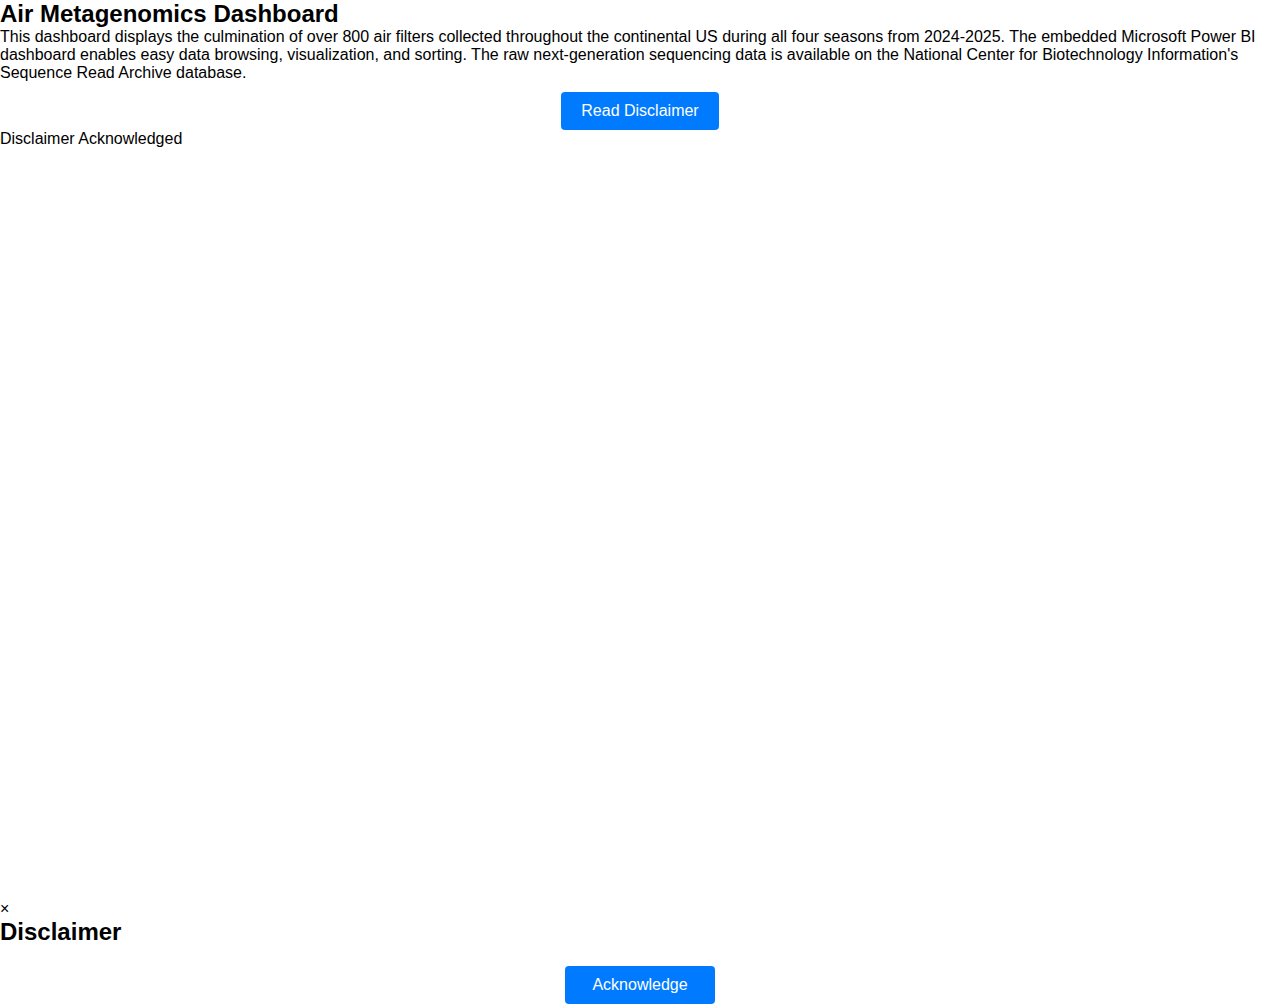
<file: web/index.html>
<!DOCTYPE html>
<html lang="en">
<head>
    <script src="js/cache-buster.js"></script>
    <meta charset="UTF-8">
    <title>Air Metagenomics Dashboard</title>
    <link rel="stylesheet" href="css/index.css">
</head>
<body>
<div class="container" id="mainContainer">
    <div class="landing-page">
        <div class="landing-page-content">
            <h2>Air Metagenomics Dashboard</h2>
            <p></p>
            <div class="button-container">
                <button class="login-button" id="loginButton" onclick="handleLoginButtonClick()">Explore Dashboard
                </button>
            </div>
            <div id="disclaimer-status" class="disclaimer-status" onclick="showDisclaimerModal()">Disclaimer Acknowledged</div>
        </div>
    </div>
</div>
<div class="iframe-container" id="iframeContainer">
    <div class="sidebar" id="sidebar">
        <div class="sidebar-header">
            <div>
                <div class="sidebar-title">Air Metagenomics</div>
                <div class="sidebar-subtitle">Dashboard</div>
            </div>
        </div>

        <div class="nav-items">
            <a href="#" class="nav-item active">
                <span class="nav-icon">📊</span>
                <span class="nav-text">Dashboard</span>
            </a>
            <a href="#" class="nav-item">
                <span class="nav-icon">📚</span>
                <span class="nav-text">Tutorial</span>
            </a>
            <a href="#" class="nav-item">
                <span class="nav-icon">🔬</span>
                <span class="nav-text">Data</span>
            </a>
            <a href="#" class="nav-item">
                <span class="nav-icon">ℹ️</span>
                <span class="nav-text">About</span>
            </a>
            <a href="#" class="nav-item">
                <span class="nav-icon">⚠️</span>
                <span class="nav-text">Disclaimer</span>
            </a>
            <a href="#" class="nav-item">
                <span class="nav-icon">📧</span>
                <span class="nav-text">Contact</span>
            </a>

            <div class="sidebar-divider"></div>

            <a href="#" class="nav-item">
                <span class="nav-icon">↩️</span>
                <span class="nav-text">To Landing Page</span>
            </a>
        </div>
        <button class="sidebar-toggle" onclick="toggleSidebar()">
            «
        </button>
    </div>
    <div class="main-content" id="mainContent">
        <iframe src=""></iframe>
    </div>
</div>

<!-- Add modal for disclaimer -->
<div id="disclaimerModal" class="modal">
    <div class="modal-content">
        <span class="close-modal">&times;</span>
        <h2>Disclaimer</h2>
        <div id="modal-disclaimer-content"></div>
        <button class="acknowledge-button" id="modalAcknowledgeButton" onclick="acknowledgeDisclaimer()">Acknowledge</button>
    </div>
</div>

<script src="js/index.js"></script>
</body>
</html>
</file>
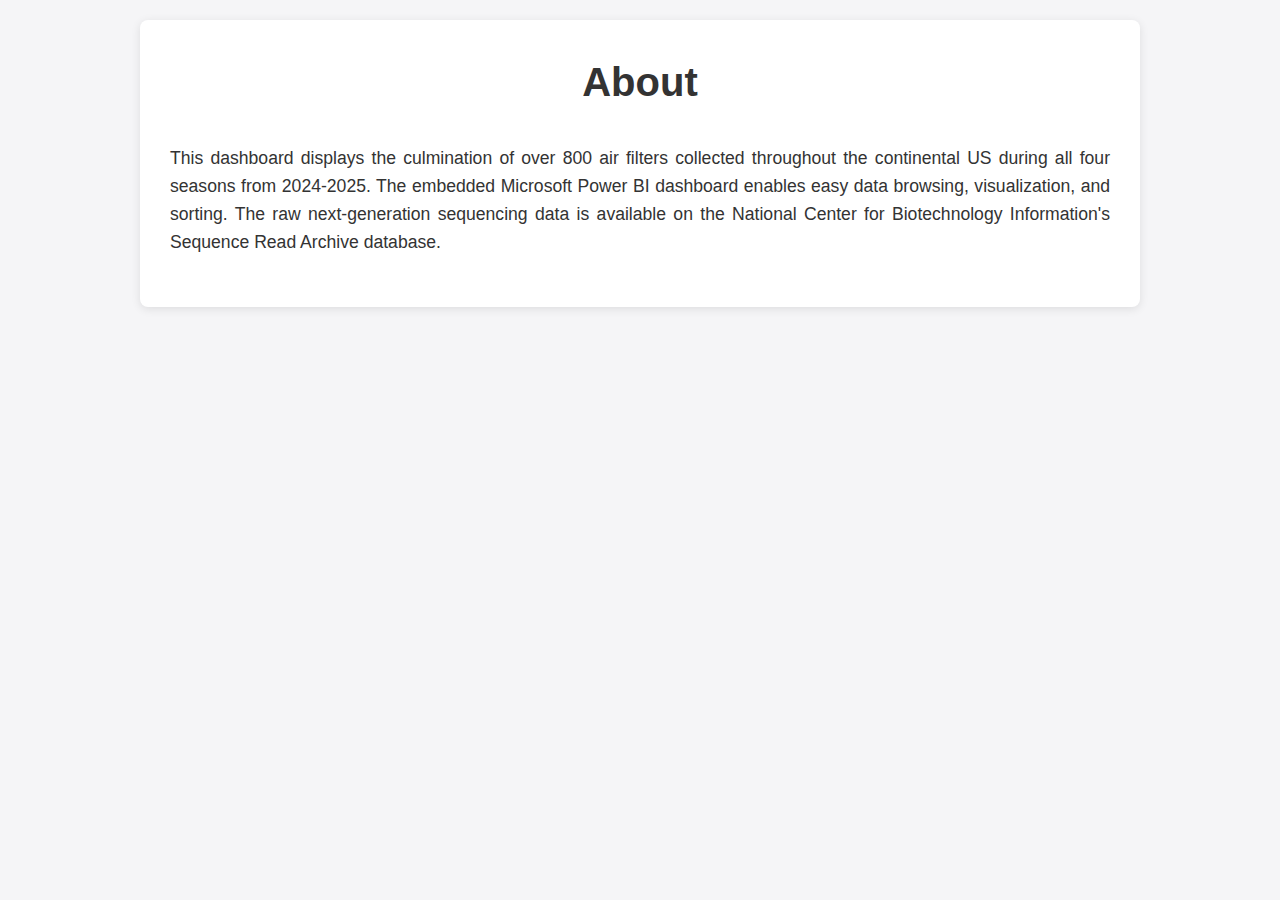
<file: web/about.html>
<!DOCTYPE html>
<html lang="en">
<head>
    <meta charset="UTF-8">
    <meta name="viewport" content="width=device-width, initial-scale=1.0">
    <title>About - Air Metagenomics Dashboard</title>
    <link rel="stylesheet" href="css/about.css">
</head>
<body>
    <div class="container">
        <div class="header">
            <h1>About</h1>
        </div>

        <div class="content" id="about-content">
            <!-- About text will be loaded here -->
            <p>Loading about information...</p>
        </div>
    </div>

    <script src="js/about.js"></script>
</body>
</html>
</file>
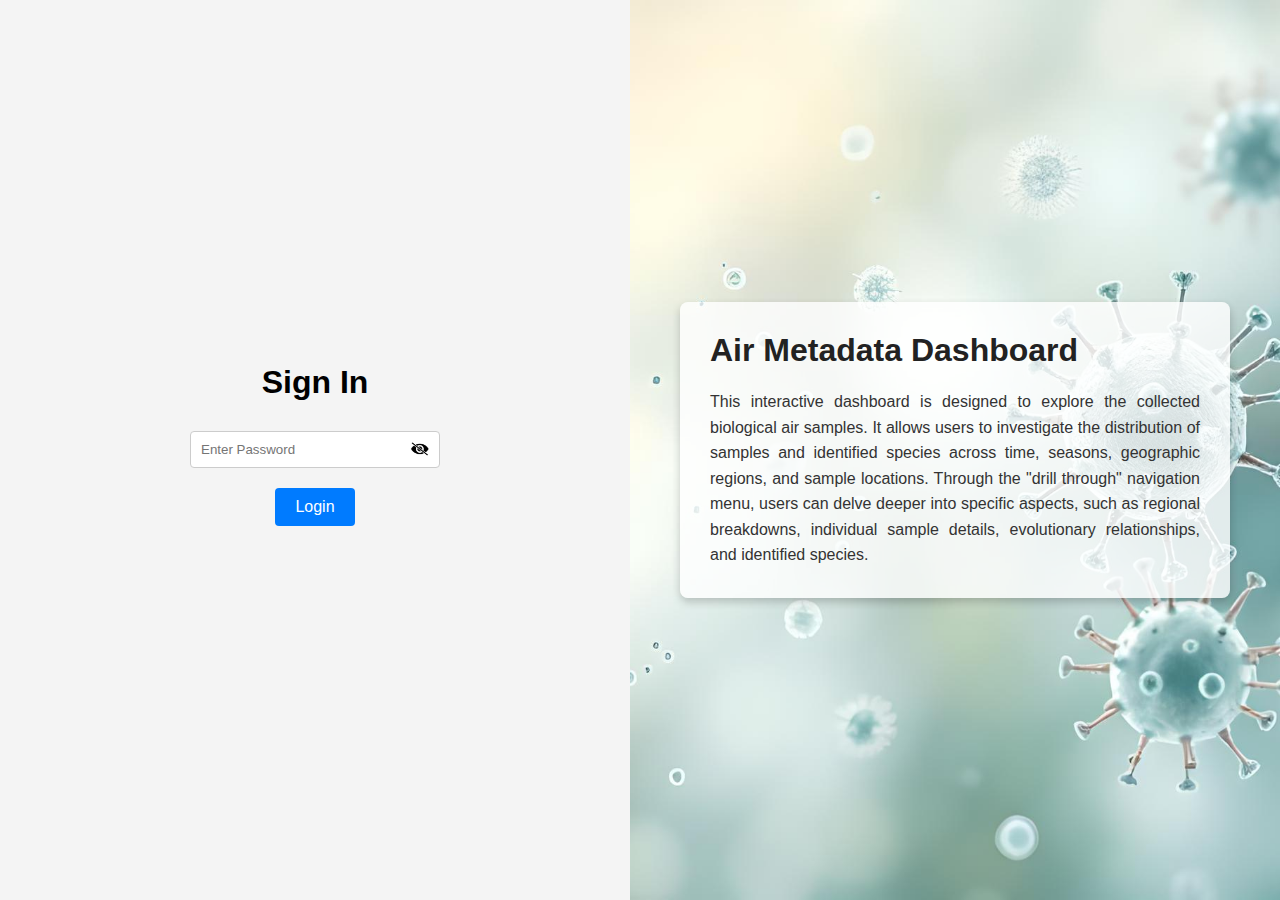
<file: web/dasboard_initial_code.html>
<!DOCTYPE html>
<html lang="en">
<head>
    <meta charset="UTF-8">
    <title>Air Metagenomics Dashboard</title>
    <style>
        * {
          box-sizing: border-box;
          margin: 0;
          padding: 0;
          font-family: Arial, sans-serif;
        }

        body, html {
          height: 100%;
        }

        .container {
          display: flex;
          height: 100vh;
        }

        .left-panel {
          flex: 1;
          background-color: #f4f4f4;
          display: flex;
          flex-direction: column;
          justify-content: center;
          align-items: center;
          padding: 40px;
        }

        .left-panel h1 {
          margin-bottom: 30px;
          font-size: 2em;
        }

        .password-container {
          position: relative;
          width: 250px;
          margin-bottom: 20px;
        }

        .password-container input[type="password"],
        .password-container input[type="text"] {
          padding: 10px 40px 10px 10px;
          width: 100%;
          border: 1px solid #ccc;
          border-radius: 4px;
        }

        .toggle-password {
          position: absolute;
          right: 10px;
          top: 50%;
          transform: translateY(-50%);
          cursor: pointer;
          background: none;
          border: none;
          font-size: 1em;
          color: #888;
        }

        .login-button {
          padding: 10px 20px;
          font-size: 1em;
          border: none;
          border-radius: 4px;
          background-color: #007BFF;
          color: white;
          cursor: pointer;
        }

        .login-button:hover {
          background-color: #0056b3;
        }

        .help-button {
          padding: 10px 20px;
          font-size: 1em;
          border: none;
          border-radius: 4px;
          background-color: #007BFF;
          color: white;
          cursor: pointer;
        }

        .help-button:hover {
          background-color: #0056b3;
        }

        .error-message {
          color: red;
          margin-top: 10px;
        }

        .right-panel {
          flex: 1;
          background-image: url('image/Dashboard Background.jpg');
          background-size: cover;
          background-position: center;
          color: #222;
          display: flex;
          justify-content: center;
          align-items: center;
          text-align: left;
          padding: 50px;
        }

        .right-panel-content {
          background-color: rgba(255, 255, 255, 0.8);
          padding: 30px;
          border-radius: 8px;
          box-shadow: 0 4px 8px rgba(0, 0, 0, 0.2);
          max-width: 600px;
        }

        .right-panel-content h2 {
          font-size: 2em;
          margin-bottom: 20px;
          color: #222;
        }

        .right-panel-content p {
          font-size: 1em;
          line-height: 1.6;
          color: #333;
          text-align: justify;
        }

        .iframe-container {
          position: fixed;
          top: 0;
          left: 0;
          width: 100vw;
          height: 100vh;
          display: none;
          z-index: 9999;
        }

        .iframe-container iframe {
          width: 100%;
          height: 100%;
          border: none;
        }
    </style>
</head>
<body>
<div class="container" id="mainContainer">
    <div class="left-panel">
        <h1>Sign In</h1>
        <div class="password-container">
            <input id="password" type="password" placeholder="Enter Password">
            <button class="toggle-password" onclick="togglePasswordVisibility()">
                <img id="toggleIcon" src="image/hide_psw.jpg" alt="Toggle Password" width="20" height="20">
            </button>
        </div>
        <button class="login-button" onclick="checkPassword()">Login</button>
        <div id="errorMsg" class="error-message"></div>
    </div>
    <div class="right-panel">
        <div class="right-panel-content">
            <h2>Air Metadata Dashboard</h2>
            <p></p>
        </div>
    </div>
</div>
<div class="iframe-container" id="iframeContainer">
    <a href="guide.html">
        <button class="help-button">Help</button>
    </a>
    <iframe src=""></iframe>
</div>
<script src="config.js"></script>
<script>
    function togglePasswordVisibility() {
        const passwordInput = document.getElementById('password');
        const toggleIcon = document.getElementById('toggleIcon');
        const isPassword = passwordInput.getAttribute('type') === 'password';
        passwordInput.setAttribute('type', isPassword ? 'text' : 'password');
        toggleIcon.src = isPassword ? 'image/show_psw.jpg' : 'image/hide_psw.jpg';
    }

    async function checkPassword() {
        const password = document.getElementById('password').value;
        const msgEl = document.getElementById('errorMsg');
        const encoder = new TextEncoder();
        const data = encoder.encode(password);
        const hashBuffer = await crypto.subtle.digest('SHA-512', data);
        const hashArray = Array.from(new Uint8Array(hashBuffer));
        const hashHex = hashArray.map(b => b.toString(16).padStart(2, '0')).join('');

        if (hashHex !== pswHash) {
            msgEl.innerHTML = 'Incorrect password. Please try again.<br><a href="mailto:kobotnar@utmb.edu" style="display: block; text-align: center;">Contact support</a>';
        } else {
            localStorage.setItem("loggedIn", "true"); // Remember login
            showDashboard();
        }
    }

    function showDashboard() {
        document.getElementById('mainContainer').style.display = 'none';
        const iframeContainer = document.getElementById('iframeContainer');
        iframeContainer.style.display = 'block';
        iframeContainer.querySelector('iframe').src = powerBiUrl;
    }

    // On page load, check if user is already logged in
    window.addEventListener('DOMContentLoaded', () => {
        const contentContainer = document.querySelector('.right-panel-content p');
        fetch('text/general-description.txt')
            .then(response => response.text())
            .then(text => {
                contentContainer.textContent = text;
            })
            .catch(error => {
                console.error("Failed to load dashboard description:", error);
            });

        if (localStorage.getItem("loggedIn") === "true") {
            showDashboard();
        }
    });
</script>
</body>
</html>
</file>
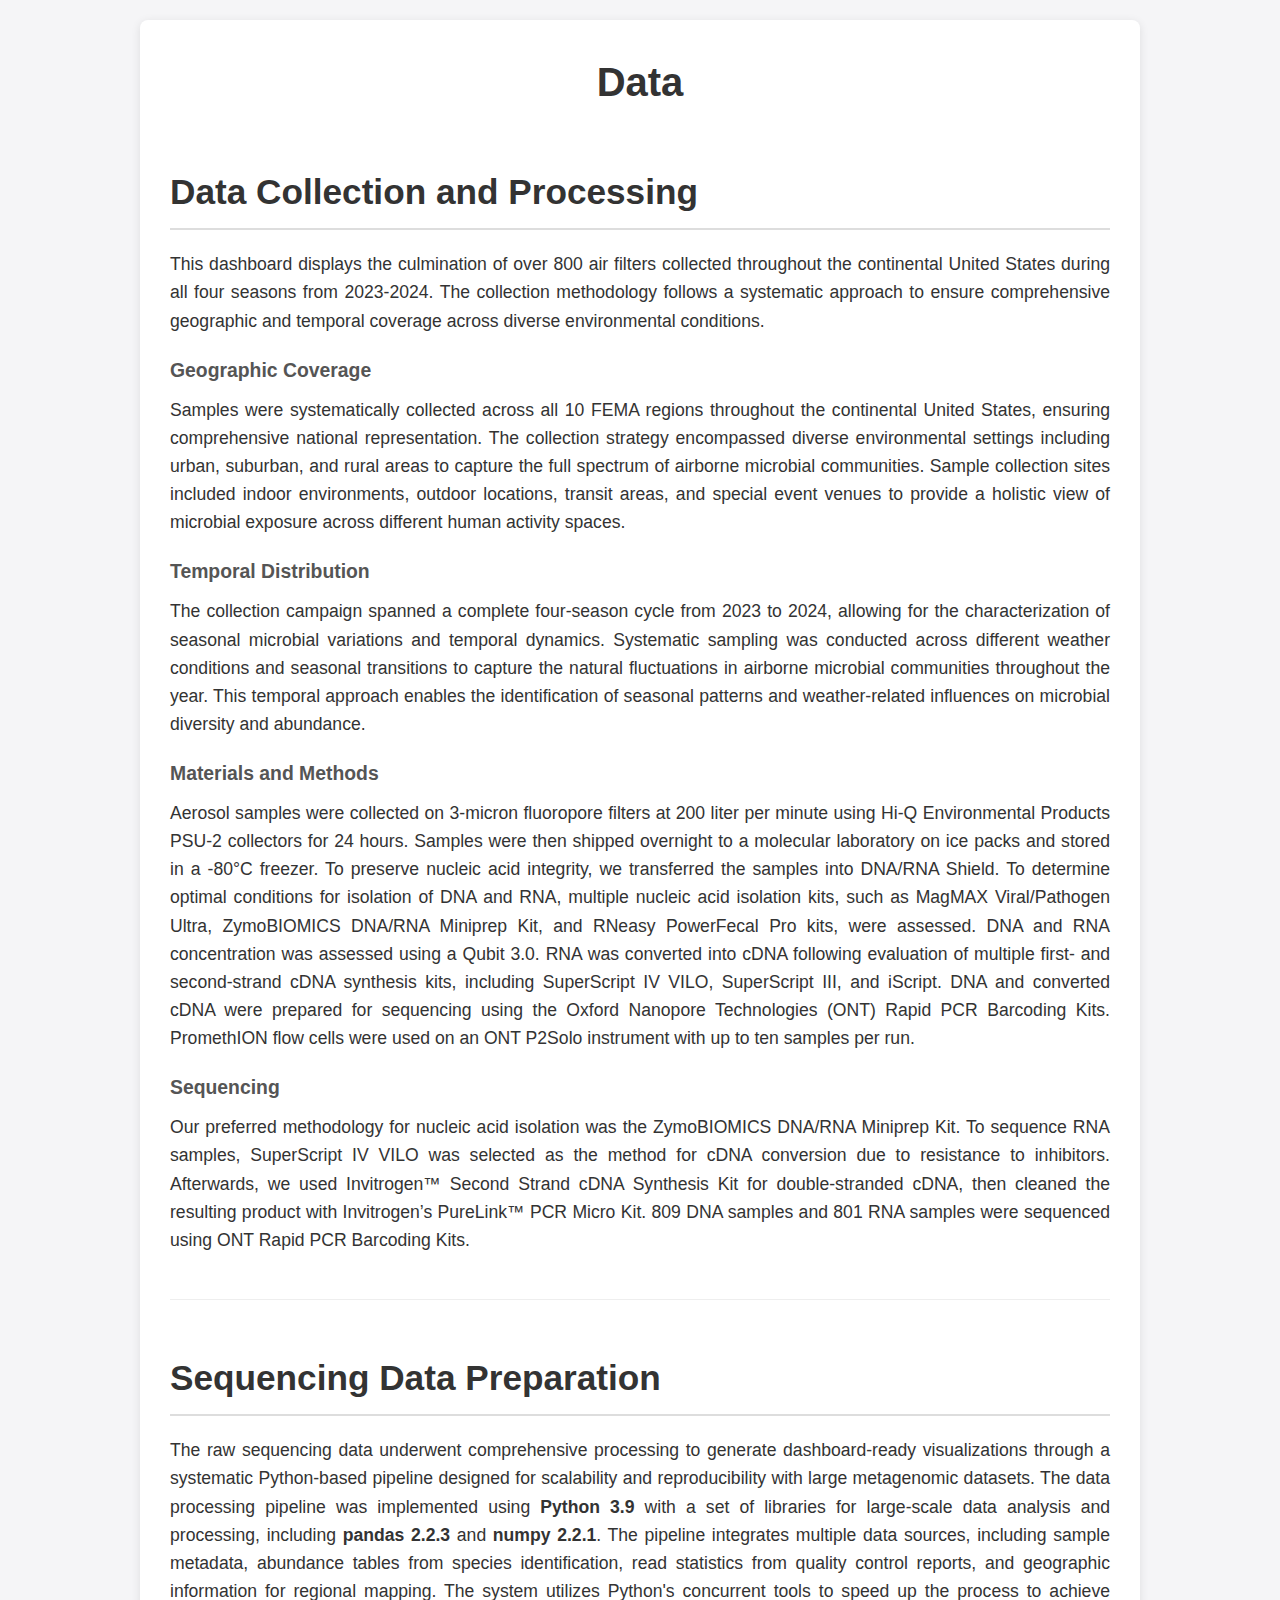
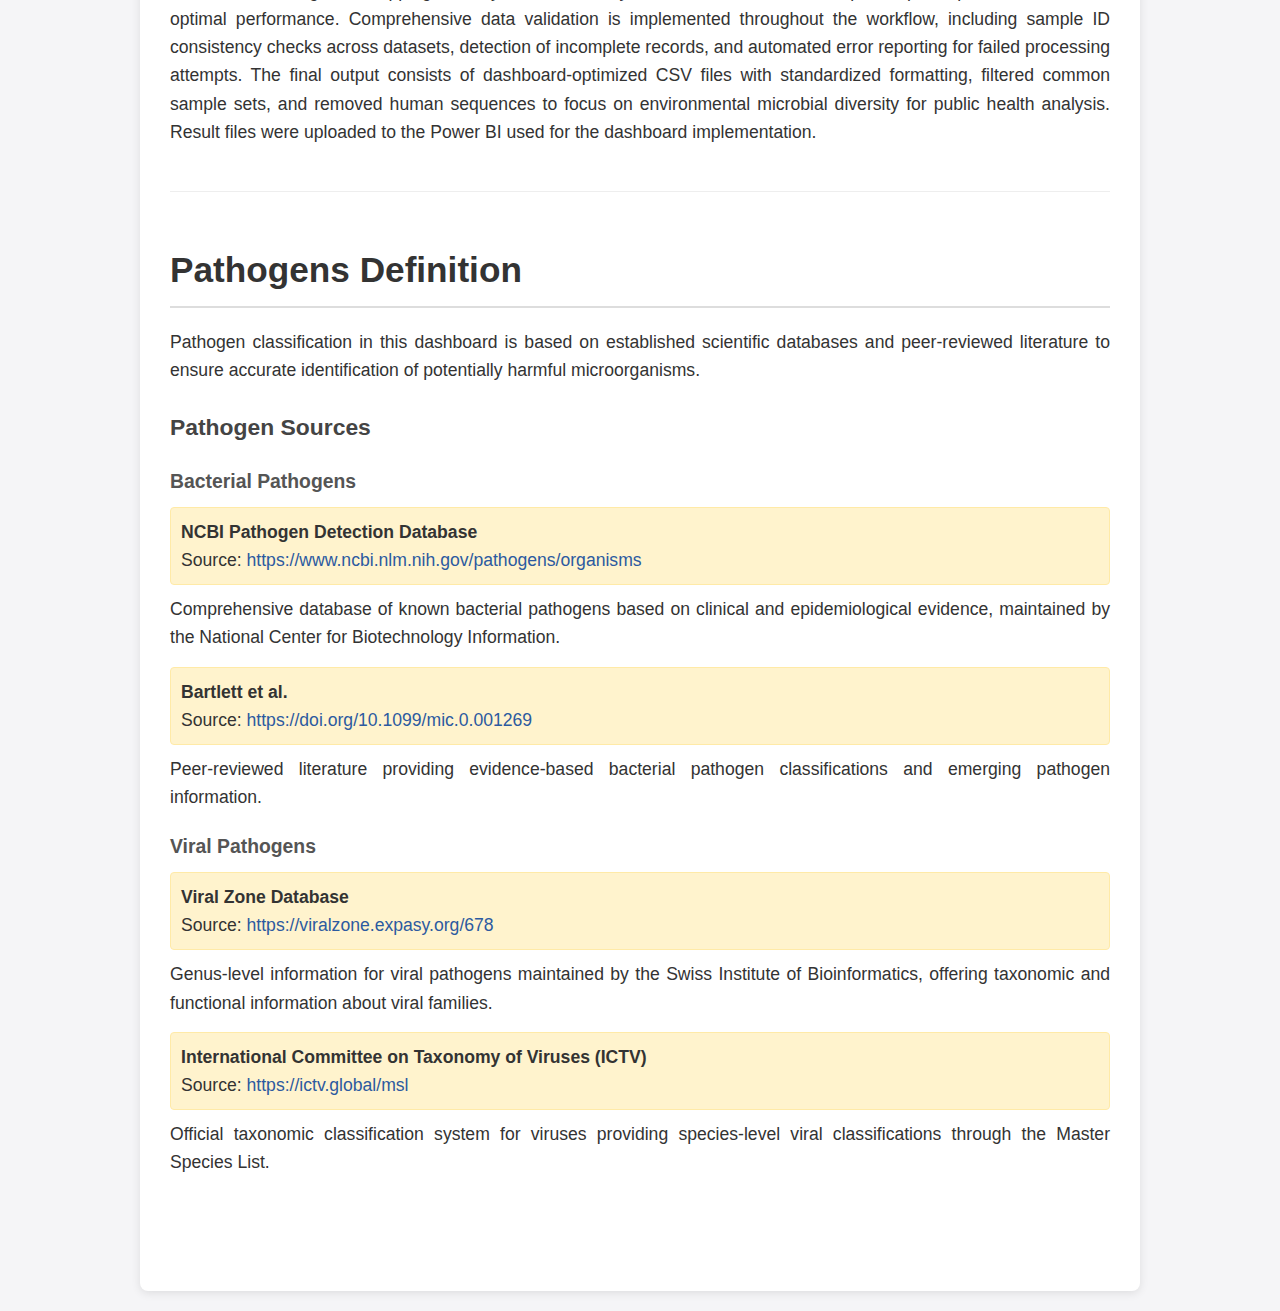
<file: web/data.html>
<!DOCTYPE html>
<html lang="en">
<head>
    <meta charset="UTF-8">
    <meta name="viewport" content="width=device-width, initial-scale=1.0">
    <title>Data - Air Metagenomics Dashboard</title>
    <link rel="stylesheet" href="css/data.css">
</head>
<body>
    <div class="container">
        <div class="header">
            <h1>Data</h1>
        </div>

        <div class="content">
            <section class="data-section">
                <h2>Data Collection and Processing</h2>
                <div id="collection-content">
                    <p>Loading data collection information...</p>
                </div>
            </section>

            <section class="data-section">
                <h2>Sequencing Data Preparation</h2>
                <div id="preparation-content">
                    <p>Loading data preparation information...</p>
                </div>
            </section>

            <section class="data-section">
                <h2>Pathogens Definition</h2>
                <div id="pathogens-content">
                    <p>Loading pathogens definition...</p>
                </div>
            </section>
        </div>
    </div>

    <script src="js/data.js"></script>
</body>
</html>
</file>
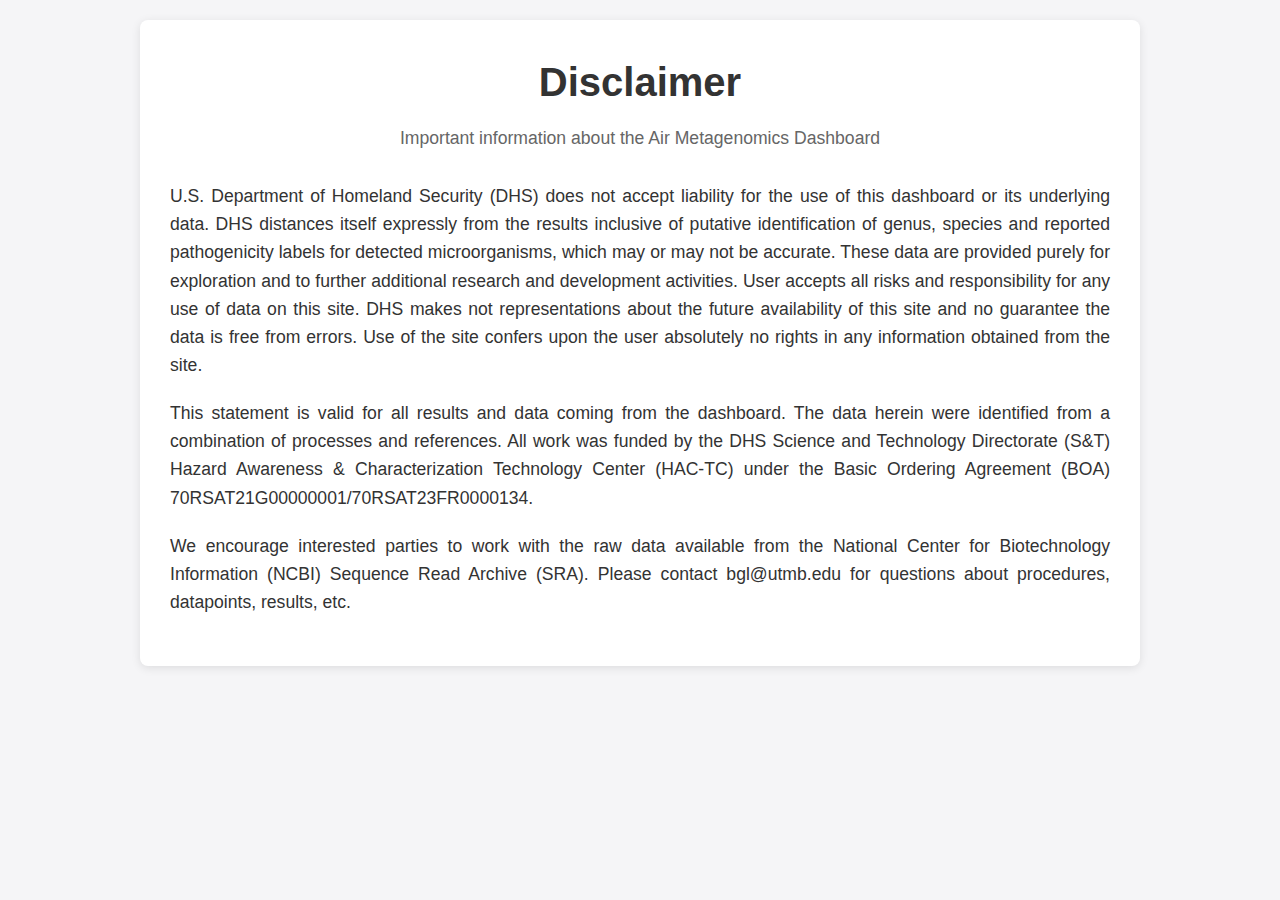
<file: web/disclaimer.html>
<!DOCTYPE html>
<html lang="en">
<head>
    <meta charset="UTF-8">
    <meta name="viewport" content="width=device-width, initial-scale=1.0">
    <title>Disclaimer - Air Metagenomics Dashboard</title>
    <link rel="stylesheet" href="css/disclaimer.css">
</head>
<body>
    <div class="container">
        <div class="header">
            <h1>Disclaimer</h1>
            <p>Important information about the Air Metagenomics Dashboard</p>
        </div>

        <div class="content" id="disclaimer-content">
            <!-- Disclaimer text will be loaded here -->
            <p>Loading disclaimer information...</p>
        </div>
    </div>

    <script src="js/disclaimer.js"></script>
</body>
</html>
</file>
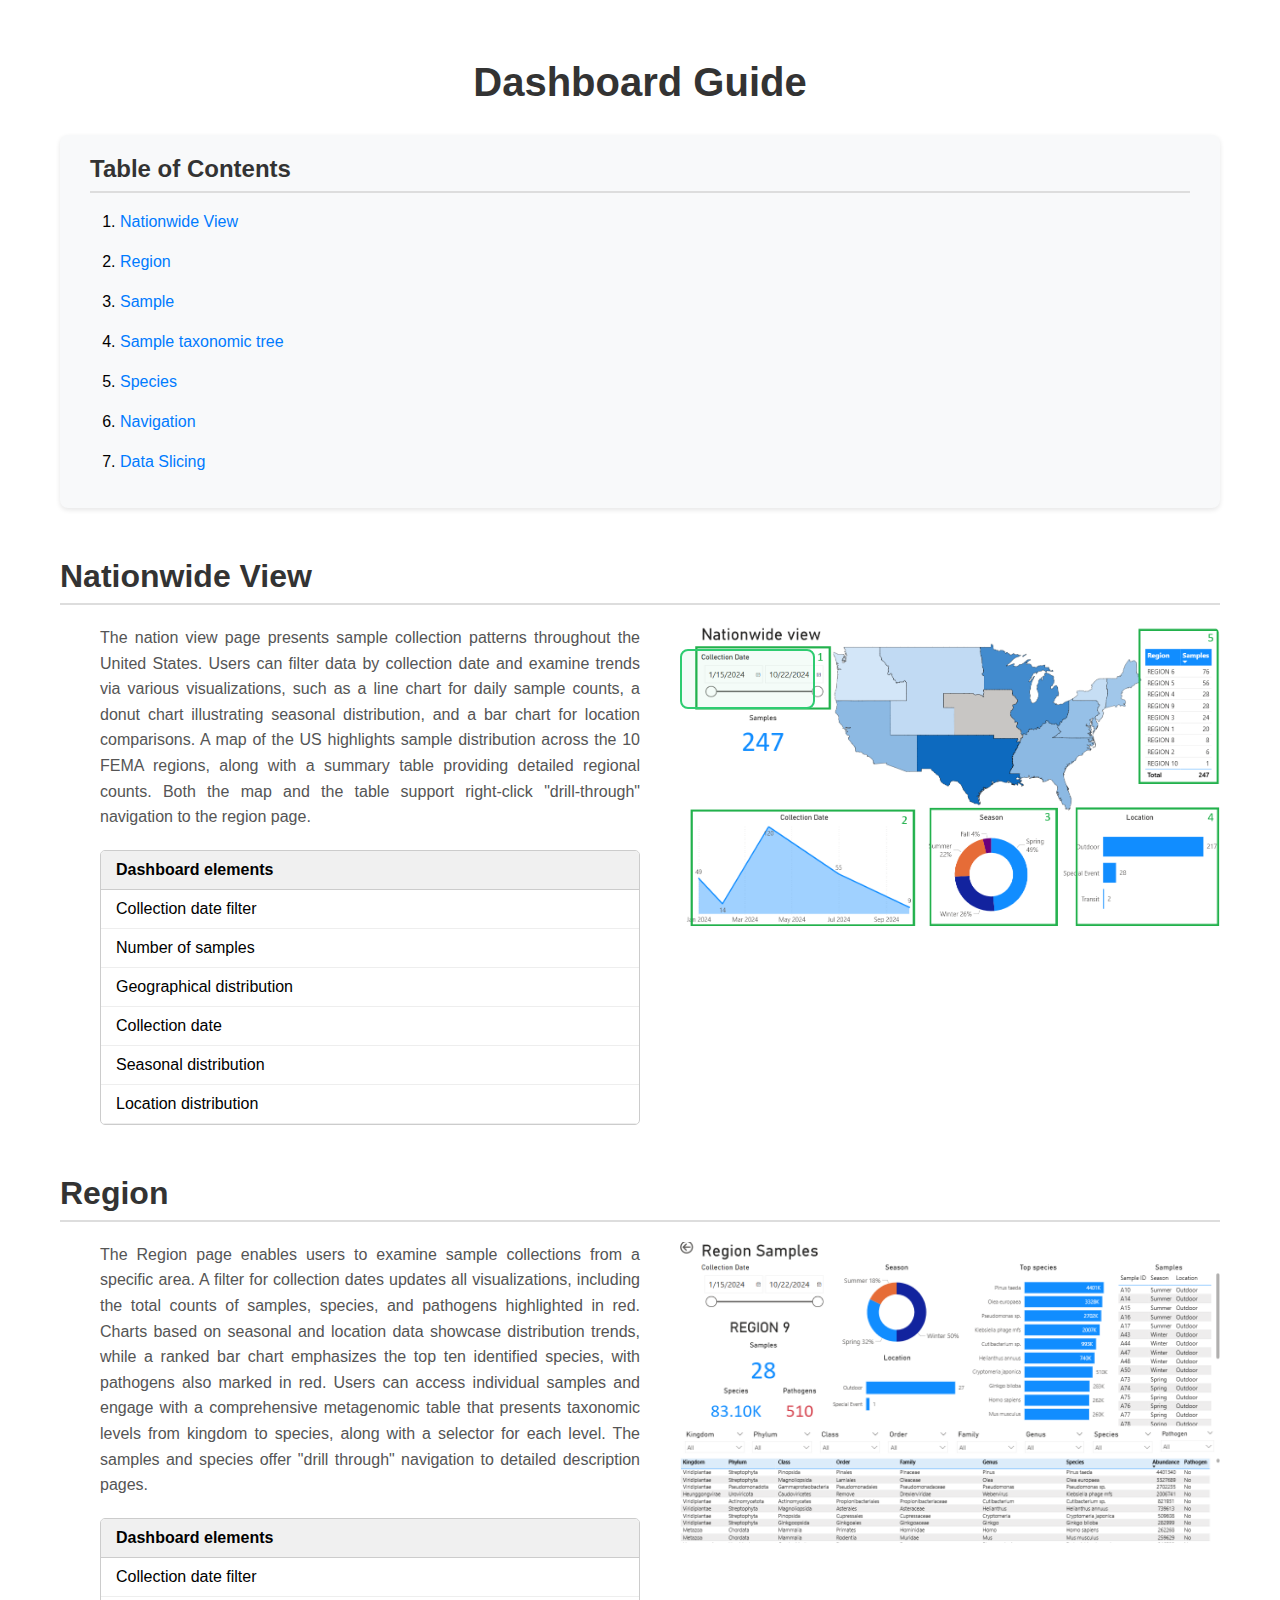
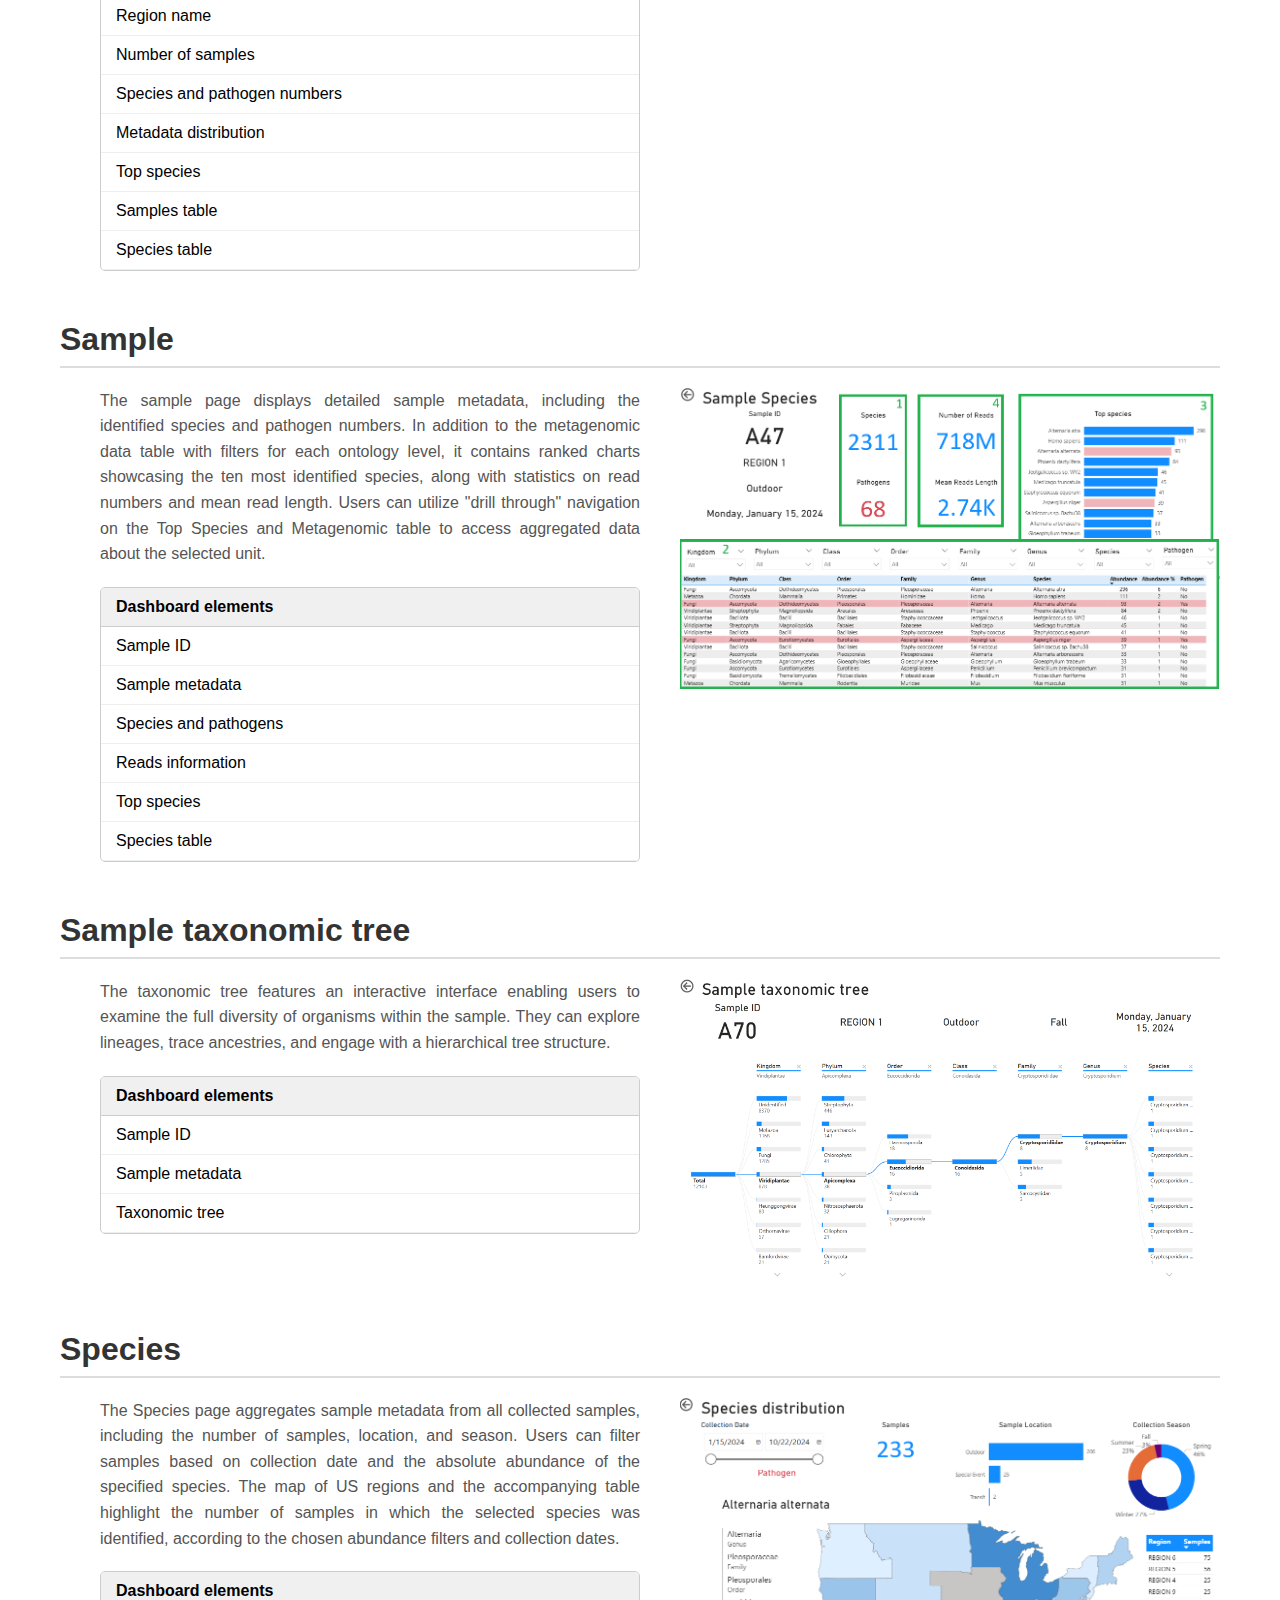
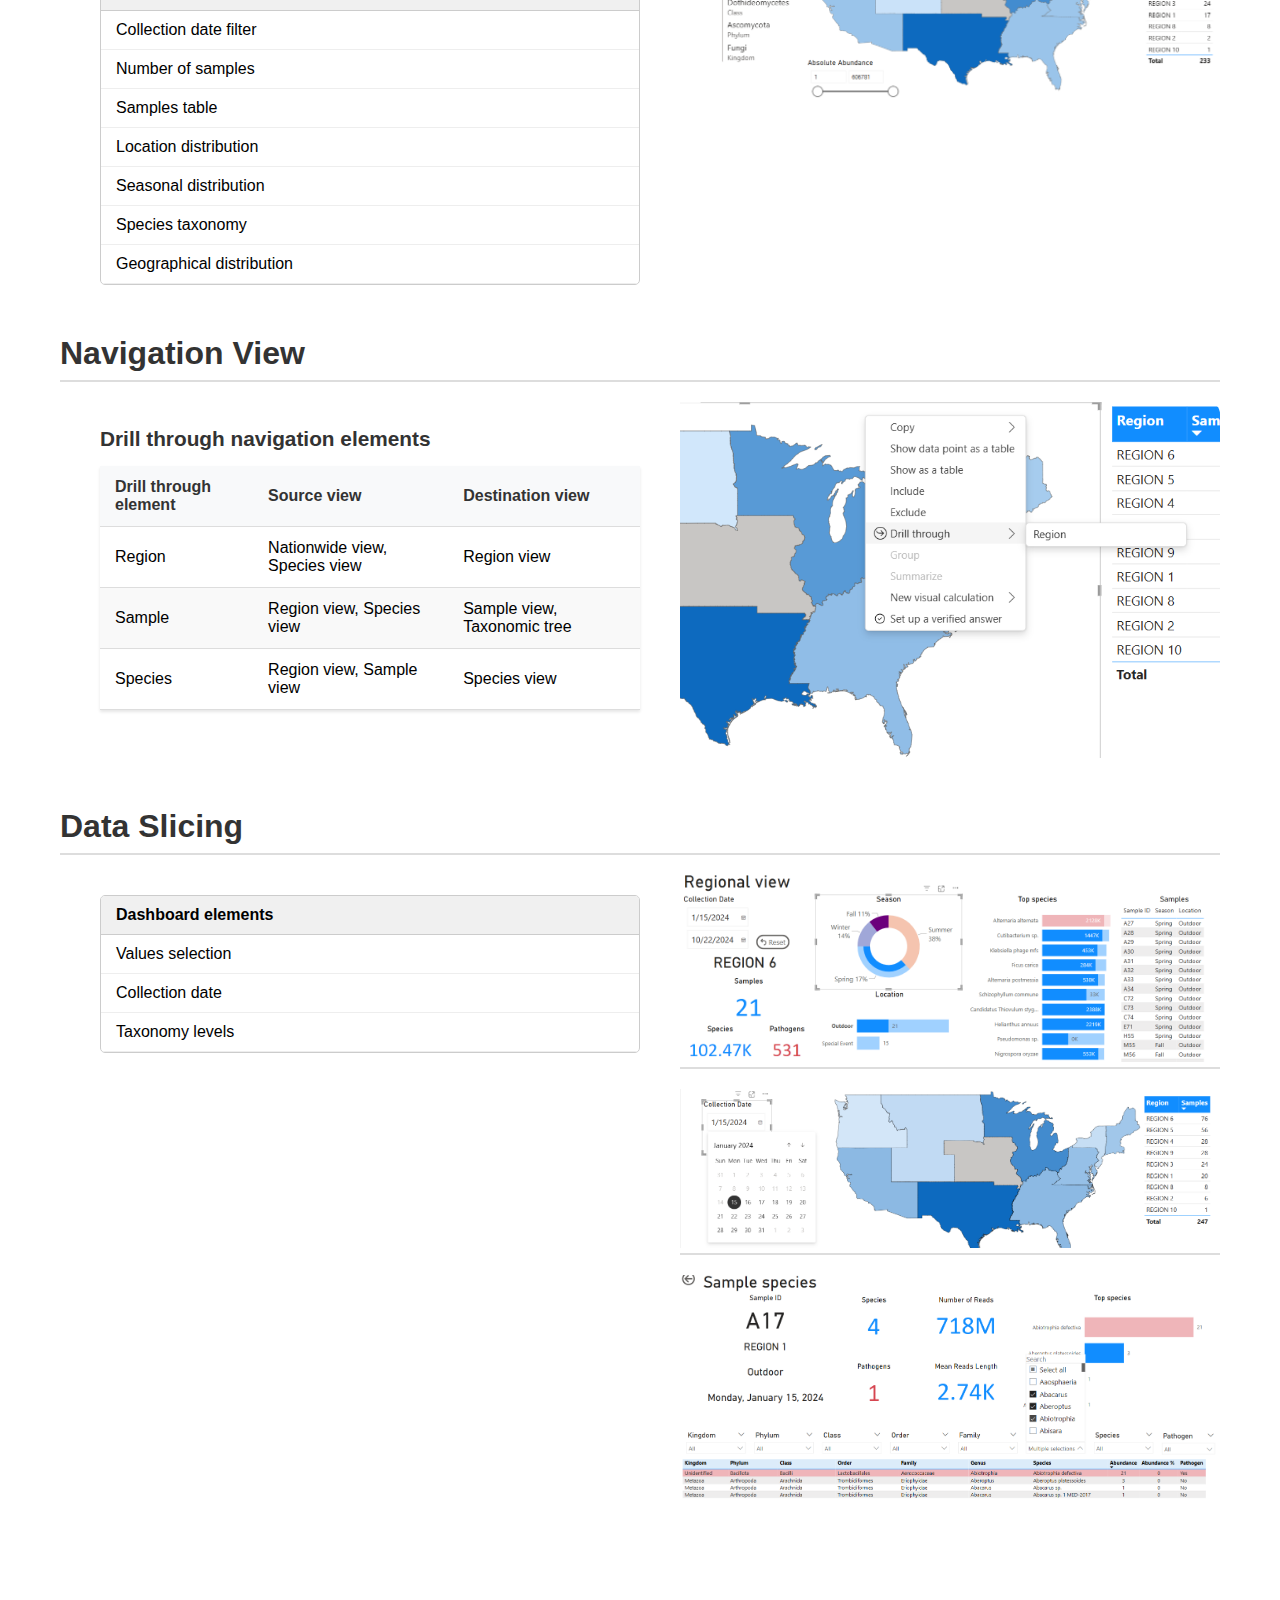
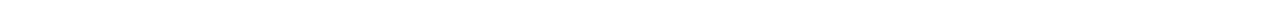
<file: web/guide.html>
<!DOCTYPE html>
<html lang="en">
<head>
    <meta charset="UTF-8">
    <meta name="viewport" content="width=device-width, initial-scale=1.0">
    <title>Dashboard Guide</title>
    <link rel="stylesheet" href="css/guide.css">
</head>
<body>

<div class="header">
    <h1>Dashboard Guide</h1>
</div>

<!-- Table of Contents -->
<div class="table-of-contents">
    <h2>Table of Contents</h2>
    <ul class="toc-list">
        <li><a href="#nationwide">Nationwide View</a></li>
        <li><a href="#region">Region</a></li>
        <li><a href="#sample">Sample</a></li>
        <li><a href="#taxonomic">Sample taxonomic tree</a></li>
        <li><a href="#species">Species</a></li>
        <li><a href="#navigation">Navigation</a></li>
        <li><a href="#data-slicing">Data Slicing</a></li>
    </ul>
</div>

<div class="sections">
    <div class="section" id="nationwide">
        <h2 class="section-title">Nationwide View</h2>
        <div class="section-content">
            <div class="description">
                <div class="nation-description"><p></p></div>

                <div class="filter-list">
                    <div class="filter-list-title">Dashboard elements</div>
                    <ul>
                        <li data-option="collection-date-filter">
                            <div class="filter-item">Collection date filter</div>
                            <div class="filter-item-description"></div>
                        </li>
                        <li data-option="sample-count">
                            <div class="filter-item">Number of samples</div>
                            <div class="filter-item-description"></div>
                        </li>
                        <li data-option="geo-distribution">
                            <div class="filter-item">Geographical distribution</div>
                            <div class="filter-item-description"></div>
                        </li>
                        <li data-option="collection-date">
                            <div class="filter-item">Collection date</div>
                            <div class="filter-item-description"></div>
                        </li>
                        <li data-option="seasonal-distribution">
                            <div class="filter-item">Seasonal distribution</div>
                            <div class="filter-item-description"></div>
                        </li>
                        <li data-option="location-distribution">
                            <div class="filter-item">Location distribution</div>
                            <div class="filter-item-description"></div>
                        </li>
                    </ul>
                    <div class="filter-description" id="filter-description"></div>
                </div>
            </div>
            <div class="image-container">
                <div class="image-overlay-container">
                    <img src="image/nation.png" alt="Nation View Page" id="nationwide-image">
                    <div class="highlight-rectangle" id="collection-date-filter-highlight"></div>
                    <div class="highlight-rectangle" id="sample-count-highlight"></div>
                    <div class="highlight-rectangle" id="geo-distribution-highlight"></div>
                    <div class="highlight-rectangle" id="collection-date-highlight"></div>
                    <div class="highlight-rectangle" id="seasonal-distribution-highlight"></div>
                    <div class="highlight-rectangle" id="location-distribution-highlight"></div>
                </div>
            </div>
        </div>
    </div>

    <div class="section" id="region">
        <h2 class="section-title">Region</h2>
        <div class="section-content">
            <div class="description">
                <div class="region-description"><p></p></div>

                <div class="filter-list">
                    <div class="filter-list-title">Dashboard elements</div>
                    <ul>
                        <li data-option="region-collection-date-filter">
                            <div class="filter-item">Collection date filter</div>
                            <div class="filter-item-description"></div>
                        </li>
                        <li data-option="region-name">
                            <div class="filter-item">Region name</div>
                            <div class="filter-item-description"></div>
                        </li>
                        <li data-option="region-sample-count">
                            <div class="filter-item">Number of samples</div>
                            <div class="filter-item-description"></div>
                        </li>
                        <li data-option="region-species-pathogen">
                            <div class="filter-item">Species and pathogen numbers</div>
                            <div class="filter-item-description"></div>
                        </li>
                        <li data-option="region-metadata-distribution">
                            <div class="filter-item">Metadata distribution</div>
                            <div class="filter-item-description"></div>
                        </li>
                        <li data-option="region-top-species">
                            <div class="filter-item">Top species</div>
                            <div class="filter-item-description"></div>
                        </li>
                        <li data-option="region-samples-table">
                            <div class="filter-item">Samples table</div>
                            <div class="filter-item-description"></div>
                        </li>
                        <li data-option="region-species-table">
                            <div class="filter-item">Species table</div>
                            <div class="filter-item-description"></div>
                        </li>
                    </ul>
                    <div class="filter-description" id="region-filter-description"></div>
                </div>
            </div>
            <div class="image-container">
                <div class="image-overlay-container">
                    <img src="image/region.png" alt="Regional View Page" id="region-image">
                    <div class="highlight-rectangle" id="region-collection-date-filter-highlight"></div>
                    <div class="highlight-rectangle" id="region-sample-count-highlight"></div>
                    <div class="highlight-rectangle" id="region-name-highlight"></div>
                    <div class="highlight-rectangle" id="region-species-pathogen-highlight"></div>
                    <div class="highlight-rectangle" id="region-metadata-distribution-highlight"></div>
                    <div class="highlight-rectangle" id="region-top-species-highlight"></div>
                    <div class="highlight-rectangle" id="region-samples-table-highlight"></div>
                    <div class="highlight-rectangle" id="region-species-table-highlight"></div>
                </div>
            </div>
        </div>
    </div>

    <div class="section" id="sample">
        <h2 class="section-title">Sample</h2>
        <div class="section-content">
            <div class="description">
                <div class="sample-description"><p></p></div>

                <div class="filter-list">
                    <div class="filter-list-title">Dashboard elements</div>
                    <ul>
                        <li data-option="sample-id">
                            <div class="filter-item">Sample ID</div>
                            <div class="filter-item-description"></div>
                        </li>
                        <li data-option="sample-metadata">
                            <div class="filter-item">Sample metadata</div>
                            <div class="filter-item-description"></div>
                        </li>
                        <li data-option="sample-species-pathogen">
                            <div class="filter-item">Species and pathogens</div>
                            <div class="filter-item-description"></div>
                        </li>
                        <li data-option="sample-reads-info">
                            <div class="filter-item">Reads information</div>
                            <div class="filter-item-description"></div>
                        </li>
                        <li data-option="sample-top-species">
                            <div class="filter-item">Top species</div>
                            <div class="filter-item-description"></div>
                        </li>
                        <li data-option="sample-species-table">
                            <div class="filter-item">Species table</div>
                            <div class="filter-item-description"></div>
                        </li>
                    </ul>
                    <div class="filter-description" id="sample-filter-description"></div>
                </div>
            </div>
            <div class="image-container">
                <div class="image-overlay-container">
                    <img src="image/sample.png" alt="Sample Page" id="sample-image">
                    <div class="highlight-rectangle" id="sample-id-highlight"></div>
                    <div class="highlight-rectangle" id="sample-metadata-highlight"></div>
                    <div class="highlight-rectangle" id="sample-species-pathogen-highlight"></div>
                    <div class="highlight-rectangle" id="sample-reads-info-highlight"></div>
                    <div class="highlight-rectangle" id="sample-top-species-highlight"></div>
                    <div class="highlight-rectangle" id="sample-species-table-highlight"></div>
                </div>
            </div>
        </div>
    </div>

    <div class="section" id="taxonomic">
        <h2 class="section-title">Sample taxonomic tree</h2>
        <div class="section-content">
            <div class="description">
                <div class="taxo-description"><p></p></div>

                <div class="filter-list">
                    <div class="filter-list-title">Dashboard elements</div>
                    <ul>
                        <li data-option="taxo-sample-id">
                            <div class="filter-item">Sample ID</div>
                            <div class="filter-item-description"></div>
                        </li>
                        <li data-option="taxo-sample-metadata">
                            <div class="filter-item">Sample metadata</div>
                            <div class="filter-item-description"></div>
                        </li>
                        <li data-option="taxo-tree">
                            <div class="filter-item">Taxonomic tree</div>
                            <div class="filter-item-description"></div>
                        </li>
                    </ul>
                    <div class="filter-description" id="taxo-filter-description"></div>
                </div>
            </div>
            <div class="image-container">
                <div class="image-overlay-container">
                    <img src="image/taxo-tree.png" alt="Sample Taxonomic Tree Page" id="taxonomic-image">
                    <div class="highlight-rectangle" id="taxo-sample-id-highlight"></div>
                    <div class="highlight-rectangle" id="taxo-sample-metadata-highlight"></div>
                    <div class="highlight-rectangle" id="taxo-tree-highlight"></div>
                </div>
            </div>
        </div>
    </div>

    <div class="section" id="species">
        <h2 class="section-title">Species</h2>
        <div class="section-content">
            <div class="description">
                <div class="species-description"><p></p></div>

                <div class="filter-list">
                    <div class="filter-list-title">Dashboard elements</div>
                    <ul>
                        <li data-option="species-collection-date-filter">
                            <div class="filter-item">Collection date filter</div>
                            <div class="filter-item-description"></div>
                        </li>
                        <li data-option="species-sample-count">
                            <div class="filter-item">Number of samples</div>
                            <div class="filter-item-description"></div>
                        </li>
                        <li data-option="species-samples-table">
                            <div class="filter-item">Samples table</div>
                            <div class="filter-item-description"></div>
                        </li>
                        <li data-option="species-location-distribution">
                            <div class="filter-item">Location distribution</div>
                            <div class="filter-item-description"></div>
                        </li>
                        <li data-option="species-seasonal-distribution">
                            <div class="filter-item">Seasonal distribution</div>
                            <div class="filter-item-description"></div>
                        </li>
                        <li data-option="species-taxonomy">
                            <div class="filter-item">Species taxonomy</div>
                            <div class="filter-item-description"></div>
                        </li>
                        <li data-option="species-geo-distribution">
                            <div class="filter-item">Geographical distribution</div>
                            <div class="filter-item-description"></div>
                        </li>
                    </ul>
                    <div class="filter-description" id="species-filter-description"></div>
                </div>
            </div>
            <div class="image-container">
                <div class="image-overlay-container">
                    <img src="image/species.png" alt="Species Page" id="species-image">
                    <div class="highlight-rectangle" id="species-collection-date-filter-highlight"></div>
                    <div class="highlight-rectangle" id="species-sample-count-highlight"></div>
                    <div class="highlight-rectangle" id="species-samples-table-highlight"></div>
                    <div class="highlight-rectangle" id="species-location-distribution-highlight"></div>
                    <div class="highlight-rectangle" id="species-seasonal-distribution-highlight"></div>
                    <div class="highlight-rectangle" id="species-taxonomy-highlight"></div>
                    <div class="highlight-rectangle" id="species-geo-distribution-highlight"></div>
                </div>
            </div>
        </div>
    </div>

    <div class="section" id="navigation">
        <h2 class="section-title">Navigation View</h2>
        <div class="section-content">
            <div class="description">
                <div class="navigation-description">
                    <p></p>

                    <h3 class="table-title">Drill through navigation elements</h3>
                    <table class="navigation-table">
                        <thead>
                            <tr>
                                <th>Drill through element</th>
                                <th>Source view</th>
                                <th>Destination view</th>
                            </tr>
                        </thead>
                        <tbody>
                            <tr>
                                <td>Region</td>
                                <td>Nationwide view, Species view</td>
                                <td>Region view</td>
                            </tr>
                            <tr>
                                <td>Sample</td>
                                <td>Region view, Species view</td>
                                <td>Sample view, Taxonomic tree</td>
                            </tr>
                            <tr>
                                <td>Species</td>
                                <td>Region view, Sample view</td>
                                <td>Species view</td>
                            </tr>
                        </tbody>
                    </table>
                </div>
            </div>
            <div class="image-container">
                <img src="image/drill-through.png" alt="Nation View Page" id="navigation-image">
            </div>
        </div>
    </div>

    <div class="section" id="data-slicing">
        <h2 class="section-title">Data Slicing</h2>
        <div class="section-content">
            <div class="description">
                <div class="data-slicing-description"><p></p></div>

                <div class="filter-list">
                    <div class="filter-list-title">Dashboard elements</div>
                    <ul>
                        <li data-option="slicing-values-selection">
                            <div class="filter-item">Values selection</div>
                            <div class="filter-item-description"></div>
                        </li>
                        <li data-option="slicing-collection-date">
                            <div class="filter-item">Collection date</div>
                            <div class="filter-item-description"></div>
                        </li>
                        <li data-option="slicing-taxonomy-levels">
                            <div class="filter-item">Taxonomy levels</div>
                            <div class="filter-item-description"></div>
                        </li>
                    </ul>
                    <div class="filter-description" id="data-slicing-filter-description"></div>
                </div>
            </div>
            <div class="image-container">
                <div class="image-overlay-container" id="slicing-image-container">
                    <img src="image/slicing-values-selection.png" alt="Values Selection" id="slicing-values-selection-image">
                    <hr>
                    <img src="image/slicing-collection-date.png" alt="Collection Date" id="slicing-collection-date-image">
                    <hr>
                    <img src="image/slicing-taxonomy-levels.png" alt="Taxonomy Levels" id="slicing-taxonomy-levels-image">

                    <div class="highlight-rectangle" id="slicing-values-selection-highlight"></div>
                    <div class="highlight-rectangle" id="slicing-collection-date-highlight"></div>
                    <div class="highlight-rectangle" id="slicing-taxonomy-levels-highlight"></div>
                </div>
            </div>
        </div>
    </div>
</div>

<script src="js/guide.js"></script>
</body>
</html>
</file>
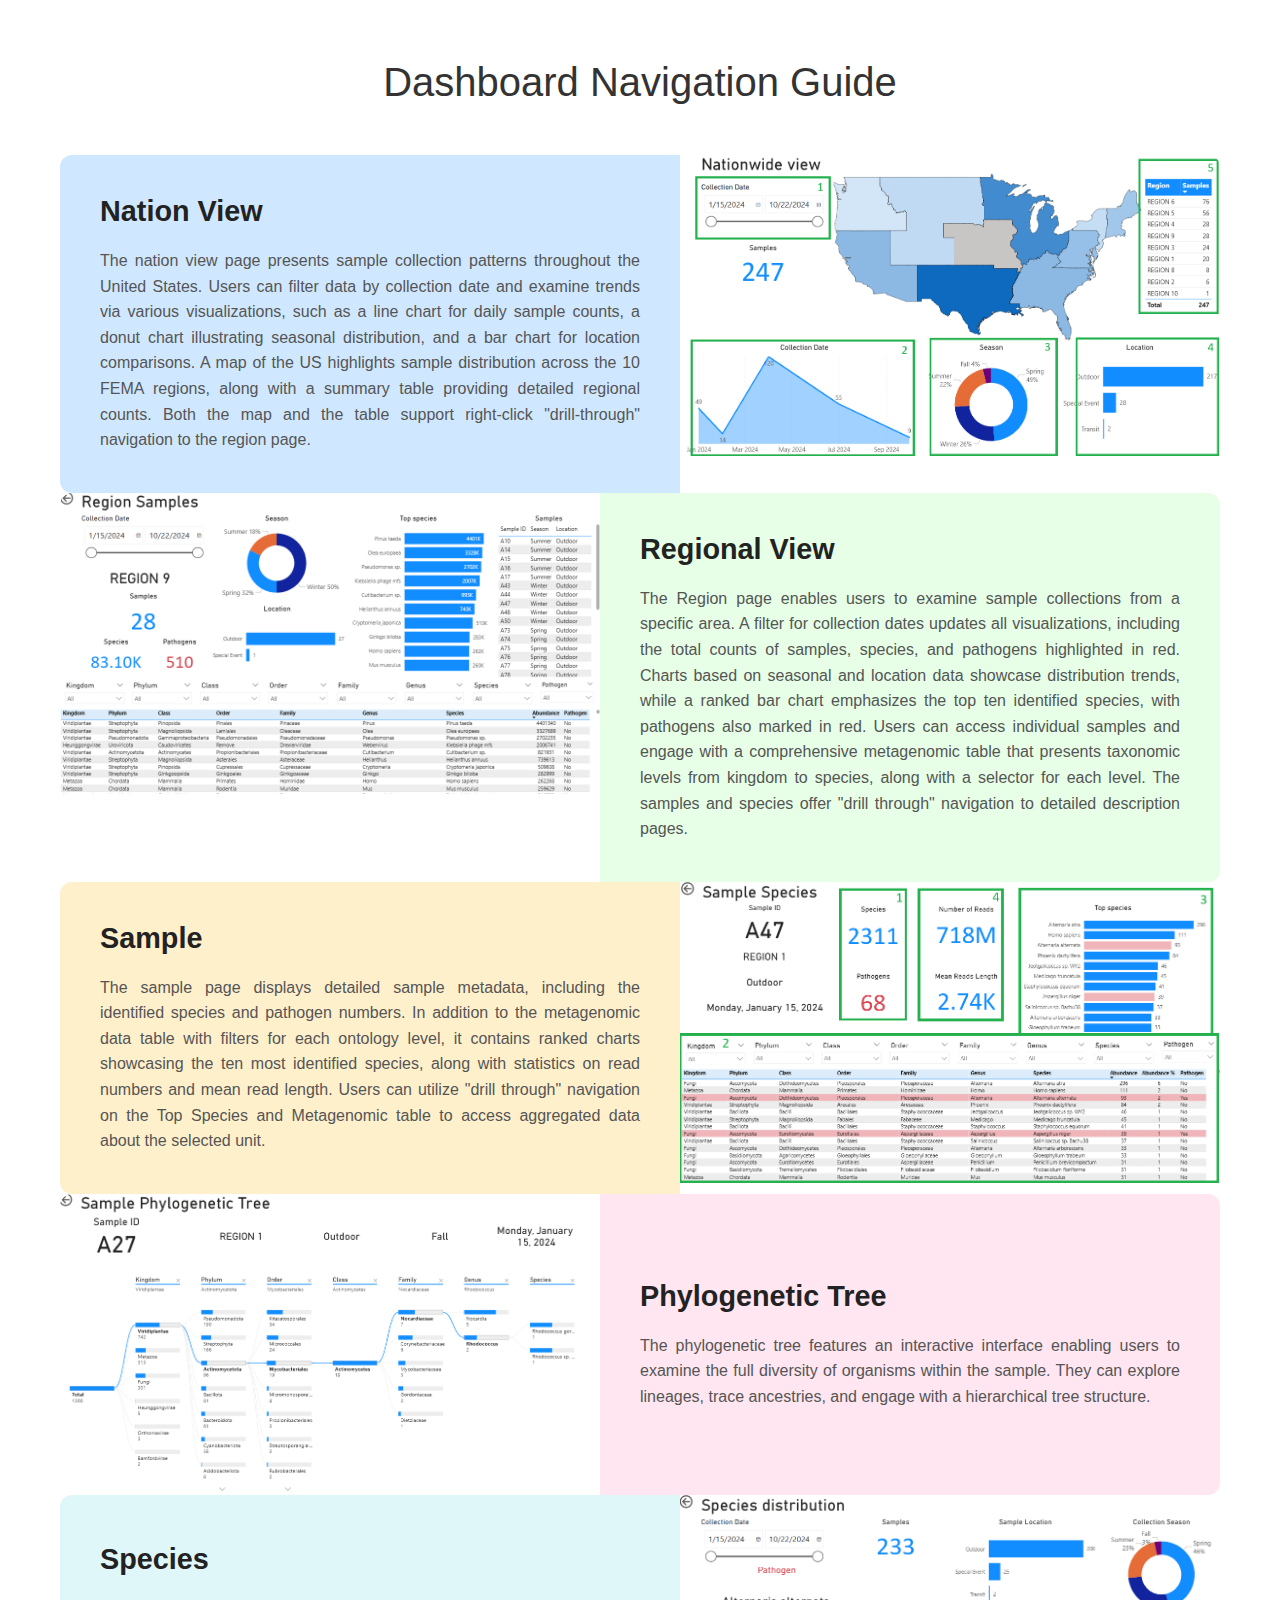
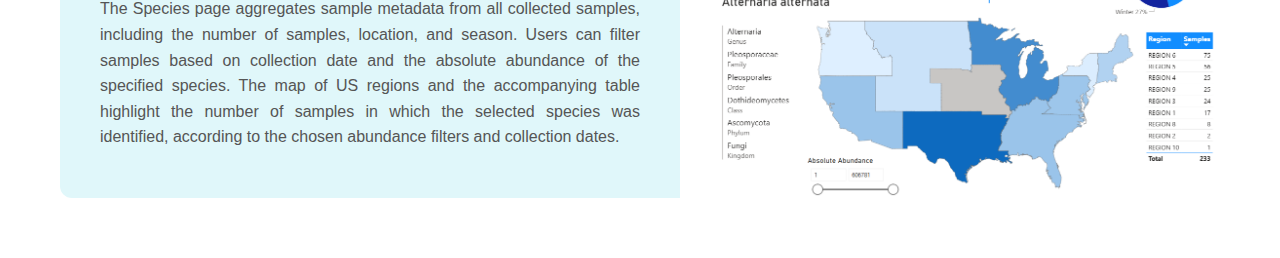
<file: web/guide_initial_code.html>
<!DOCTYPE html>
<html lang="en">
<head>
    <meta charset="UTF-8">
    <title>Dashboard Navigation Guide</title>
    <style>
        * {
            box-sizing: border-box;
            margin: 0;
            padding: 0;
            font-family: Arial, sans-serif;
        }

        body {
            background-color: #ffffff;
            padding: 60px 60px;
        }

        .title {
            text-align: center;
            font-size: 2.5em;
            margin-bottom: 50px;
            color: #333;
        }

        .section {
            display: flex;
            align-items: stretch;
            justify-content: space-between;
            height: 100%;
            border-radius: 12px;
            overflow: hidden;
        }

        .section:nth-child(1) .description { background-color: #d0e8ff; }
        .section:nth-child(2) .description { background-color: #e6ffe6; }
        .section:nth-child(3) .description { background-color: #fff0cc; }
        .section:nth-child(4) .description { background-color: #ffe6f0; }
        .section:nth-child(5) .description { background-color: #e0f7fa; }

        .section:nth-child(2),
        .section:nth-child(4){
            flex-direction: row-reverse;
        }

        .image-container {
            flex: 1;
            max-width: 50%;
        }

        .image-container img {
            width: 100%;
            height: auto;
            object-fit: contain;
            display: block;
        }

        .description {
            flex: 1;
            padding: 40px;
            display: flex;
            flex-direction: column;
            justify-content: center;
        }

        .description h2 {
            font-size: 1.8em;
            margin-bottom: 20px;
            color: #222;
        }

        .description p {
            font-size: 1em;
            color: #555;
            text-align: justify;
            line-height: 1.6;
        }
    </style>
</head>
<body>

<div class="title">Dashboard Navigation Guide</div>
<div class="sections">
    <div class="section">
        <div class="description">
            <h2>Nation View</h2>
            <div class="nation-description"><p></p></div>
        </div>
        <div class="image-container">
            <img src="image/nation.png" alt="Nation View Page">
        </div>
    </div>

    <div class="section">
        <div class="description">
            <h2>Regional View</h2>
            <div class="region-description"><p></p></div>
        </div>
        <div class="image-container">
            <img src="image/region.png" alt="Regional View Page">
        </div>
    </div>

    <div class="section">
        <div class="description">
            <h2>Sample</h2>
            <div class="sample-description"><p></p></div>
        </div>
        <div class="image-container">
            <img src="image/sample.png" alt="Sample Page">
        </div>
    </div>

    <div class="section">
        <div class="description">
            <h2>Phylogenetic Tree</h2>
            <div class="phylo-description"><p></p></div>
        </div>
        <div class="image-container">
            <img src="image/phylo_tree.png" alt="Phylogenetic Tree Page">
        </div>
    </div>

    <div class="section">
        <div class="description">
            <h2>Species</h2>
            <div class="species-description">
                <p></p>
            </div>
        </div>
        <div class="image-container">
            <img src="image/species.png" alt="Species Page">
        </div>
    </div>
</div>

<script>
    // Load external description into the blocks
    window.addEventListener('DOMContentLoaded', () => {
        // nation-view
        fetch('text/nation.txt')
            .then(response => response.text())
            .then(text => {
                const contentContainer = document.querySelector('.nation-description p');
                contentContainer.textContent = text;
            })
            .catch(error => {
                console.error("Failed to load dashboard description:", error);
            });
        // region
        fetch('text/region.txt')
            .then(response => response.text())
            .then(text => {
                const contentContainer = document.querySelector('.region-description p');
                contentContainer.textContent = text;
            })
            .catch(error => {
                console.error("Failed to load dashboard description:", error);
            });
        // species
        fetch('text/sample.txt')
            .then(response => response.text())
            .then(text => {
                const contentContainer = document.querySelector('.sample-description p');
                contentContainer.textContent = text;
            })
            .catch(error => {
                console.error("Failed to load dashboard description:", error);
            });
        // phylo tree
        fetch('text/phylo_tree.txt')
            .then(response => response.text())
            .then(text => {
                const contentContainer = document.querySelector('.phylo-description p');
                contentContainer.textContent = text;
            })
            .catch(error => {
                console.error("Failed to load dashboard description:", error);
            });
        // species
        fetch('text/species.txt')
            .then(response => response.text())
            .then(text => {
                const contentContainer = document.querySelector('.species-description p');
                contentContainer.textContent = text;
            })
            .catch(error => {
                console.error("Failed to load dashboard description:", error);
            });

    });

</script>
</body>
</html>
</file>
<file: web/css/index.css>
* {
  box-sizing: border-box;
  margin: 0;
  padding: 0;
  font-family: Arial, sans-serif;
}

body, html {
  height: 100%;
}

.container {
  display: flex;
  height: 100vh;
}

.left-panel {
  flex: 1;
  background-color: #f4f4f4;
  display: flex;
  flex-direction: column;
  justify-content: center;
  align-items: center;
  padding: 40px;
}

.left-panel h1 {
  margin-bottom: 30px;
  font-size: 2em;
}

.password-container {
  position: relative;
  width: 250px;
  margin-bottom: 20px;
}

.password-container input[type="password"],
.password-container input[type="text"] {
  padding: 10px 40px 10px 10px;
  width: 100%;
  border: 1px solid #ccc;
  border-radius: 4px;
}

.toggle-password {
  position: absolute;
  right: 10px;
  top: 50%;
  transform: translateY(-50%);
  cursor: pointer;
  background: none;
  border: none;
  font-size: 1em;
  color: #888;
}

.login-button {
  padding: 10px 20px;
  font-size: 1em;
  border: none;
  border-radius: 4px;
  background-color: #007BFF;
  color: white;
  cursor: pointer;
}

.login-button:hover {
  background-color: #0056b3;
}

.login-button:disabled {
  background-color: #cccccc;
  cursor: not-allowed;
  position: relative;
}

/* Tooltip styling */
.login-button:disabled:hover::after {
  content: "Acknowledge Disclaimer";
  position: absolute;
  bottom: 125%;
  left: 50%;
  transform: translateX(-50%);
  background-color: #333;
  color: white;
  padding: 5px 10px;
  border-radius: 4px;
  font-size: 0.9em;
  white-space: nowrap;
  z-index: 100;
  pointer-events: none;
}

/* Arrow for tooltip */
.login-button:disabled:hover::before {
  content: "";
  position: absolute;
  top: -10px;
  left: 50%;
  transform: translateX(-50%);
  border-width: 5px;
  border-style: solid;
  border-color: #333 transparent transparent transparent;
  pointer-events: none;
}

.help-button {
  padding: 10px 20px;
  font-size: 1em;
  border: none;
  border-radius: 4px;
  background-color: #007BFF;
  color: white;
  cursor: pointer;
  margin-right: 10px; /* Add margin to the right instead of top */
}

.help-button:hover {
  background-color: #0056b3;
}

.button-container {
  display: flex;
  flex-direction: row;
  justify-content: center;
  align-items: center;
  margin-top: 10px; /* Move the top margin to the container */
}

.error-message {
  color: red;
  margin-top: 10px;
}

.right-panel {
  flex: 1;
  background-image: url('../image/Dashboard Background.jpg');
  background-size: cover;
  background-position: center;
  color: #222;
  display: flex;
  justify-content: center;
  align-items: center;
  text-align: left;
  padding: 50px;
}

.right-panel-content {
  background-color: rgba(255, 255, 255, 0.8);
  padding: 30px;
  border-radius: 8px;
  box-shadow: 0 4px 8px rgba(0, 0, 0, 0.2);
  max-width: 600px;
}

.right-panel-content h2 {
  font-size: 2em;
  margin-bottom: 20px;
  color: #222;
}

.right-panel-content p {
  font-size: 1em;
  line-height: 1.6;
  color: #333;
  text-align: justify;
}

.left-panel {
  flex: 1;
  color: #222;
  display: flex;
  justify-content: center;
  align-items: center;
  text-align: left;
}

.left-panel-content {
  background-color: rgba(255, 255, 255, 0.8);
  padding: 30px;
  border-radius: 8px;
  box-shadow: 0 4px 8px rgba(0, 0, 0, 0.2);
}

.left-panel-content h2 {
  font-size: 2em;
  margin-bottom: 20px;
  color: #222;
}

.left-panel-content p {
  font-size: 1em;
  line-height: 1.6;
  color: #333;
  margin-bottom: 20px;
  text-align: justify;
}

.iframe-container {
  position: fixed;
  top: 0;
  left: 0;
  width: 100vw;
  height: 100vh;
  display: none;
  z-index: 9999;
}

.iframe-container iframe {
  width: 100%;
  height: 100%;
  border: none;
}

.sidebar {
  position: relative;
  width: 240px;
  height: 100%;
  background-color: #ffffff;
  padding: 20px;
  display: flex;
  flex-direction: column;
  transition: width 0.3s ease, transform 0.3s ease;
  box-shadow: 0 0 15px rgba(0, 0, 0, 0.1);
  z-index: 100;
}

/* Add toggle button styles */
.sidebar-toggle {
  position: absolute;
  top: 50%;
  right: -15px;
  width: 30px;
  height: 30px;
  background-color: #6c5ce7;
  border-radius: 50%;
  display: flex;
  align-items: center;
  justify-content: center;
  cursor: pointer;
  color: white;
  font-weight: bold;
  box-shadow: 0 0 5px rgba(0, 0, 0, 0.2);
  z-index: 101;
  transform: translateY(-50%);
  transition: transform 0.3s ease;
}

.sidebar-toggle:hover {
  background-color: #5649c0;
}

.sidebar.minimized .sidebar-toggle {
  transform: translateY(-50%) rotate(180deg);
}

.sidebar.minimized {
  width: 80px;
  padding: 20px 10px;
}

.sidebar-header {
  display: flex;
  align-items: center;
  margin-bottom: 25px;
}

.logo-container {
  display: flex;
  align-items: center;
  justify-content: center;
  width: 40px;
  height: 40px;
  background-color: #6c5ce7;
  border-radius: 8px;
  color: white;
  font-weight: bold;
  margin-right: 10px;
}

.sidebar-title {
  font-size: 16px;
  font-weight: bold;
  transition: opacity 0.3s ease;
}

.sidebar.minimized .sidebar-title {
  display: none;
}

.sidebar-subtitle {
  font-size: 12px;
  color: #888;
  transition: opacity 0.3s ease;
}

.sidebar.minimized .sidebar-subtitle {
  display: none;
}

.nav-items {
  display: flex;
  flex-direction: column;
  flex-grow: 1;
}

.nav-item {
  display: flex;
  align-items: center;
  padding: 12px 15px;
  margin-bottom: 8px;
  border-radius: 8px;
  cursor: pointer;
  transition: background-color 0.2s ease;
  text-decoration: none;
  color: #333;
}

.nav-item:hover {
  background-color: #f5f5f7;
}

.nav-item.active {
  background-color: #6c5ce7;
  color: white;
}

.nav-icon {
  margin-right: 12px;
  width: 20px;
  text-align: center;
}

.sidebar.minimized .nav-text {
  display: none;
}

.sidebar-divider {
  height: 1px;
  background-color: #eee;
  margin: 15px 0;
}

.sidebar-footer {
  margin-top: auto;
}

.main-content {
  flex: 1;
  height: 100%;
  transition: margin-left 0.3s ease;
}

.main-content iframe {
  width: 100%;
  height: 100%;
  border: none;
}

/* Style for the acknowledge button */
.acknowledge-button {
  padding: 10px 20px;
  font-size: 1em;
  border: none;
  border-radius: 4px;
  background-color: #007BFF;
  color: white;
  cursor: pointer;
  margin-top: 20px;
  display: block;
  margin-left: auto;
  margin-right: auto;
  min-width: 150px;
}

.acknowledge-button:hover {
  background-color: #0056b3;
}
</file>
<file: web/css/about.css>
* {
    box-sizing: border-box;
    margin: 0;
    padding: 0;
    font-family: Arial, sans-serif;
}

body {
    background-color: #f5f5f7;
    color: #333;
    line-height: 1.6;
    padding: 20px;
}

.container {
    max-width: 1000px;
    margin: 0 auto;
    background-color: #fff;
    padding: 30px;
    border-radius: 8px;
    box-shadow: 0 2px 10px rgba(0, 0, 0, 0.1);
}

.header {
    text-align: center;
    margin-bottom: 30px;
}

.header h1 {
    font-size: 2.5em;
    color: #333;
    margin-bottom: 10px;
}

.header p {
    color: #666;
    font-size: 1.1em;
}

.content {
    font-size: 1.1em;
}

.content p {
    margin-bottom: 20px;
    text-align: justify;
}

.content h2 {
    margin-top: 30px;
    margin-bottom: 15px;
    color: #444;
    border-bottom: 1px solid #eee;
    padding-bottom: 10px;
}

.content h3 {
    margin-top: 25px;
    margin-bottom: 12px;
    color: #444;
}
</file>
<file: web/css/data.css>
* {
    box-sizing: border-box;
    margin: 0;
    padding: 0;
    font-family: Arial, sans-serif;
}

body {
    background-color: #f5f5f7;
    color: #333;
    line-height: 1.6;
    padding: 20px;
}

.container {
    max-width: 1000px;
    margin: 0 auto;
    background-color: #fff;
    padding: 30px;
    border-radius: 8px;
    box-shadow: 0 2px 10px rgba(0, 0, 0, 0.1);
}

.header {
    text-align: center;
    margin-bottom: 30px;
}

.header h1 {
    font-size: 2.5em;
    color: #333;
    margin-bottom: 10px;
}

.content {
    font-size: 1.1em;
}

.data-section {
    margin-bottom: 40px;
    padding-bottom: 30px;
    border-bottom: 1px solid #eee;
}

.data-section:last-child {
    border-bottom: none;
}

.data-section h2 {
    font-size: 2em;
    margin-top: 50px;
    margin-bottom: 20px;
    color: #333;
    border-bottom: 2px solid #ddd;
    padding-bottom: 8px;
}

.data-section p {
    margin-bottom: 15px;
    text-align: justify;
}

.data-section h3 {
    margin-top: 25px;
    margin-bottom: 12px;
    color: #444;
    font-size: 1.3em;
}

.data-section h4 {
    margin-top: 20px;
    margin-bottom: 10px;
    color: #555;
    font-size: 1.1em;
}

.data-section ul {
    margin-left: 20px;
    margin-bottom: 15px;
}

.data-section li {
    margin-bottom: 8px;
}

.data-section a {
    color: #2c5aa0;
    text-decoration: none;
}

.data-section a:hover {
    text-decoration: underline;
}

.pipeline-step {
    background-color: #f8f9fa;
    border-left: 3px solid #2c5aa0;
    padding: 15px;
    margin: 15px 0;
    border-radius: 0 4px 4px 0;
}

.pipeline-step h4 {
    color: #2c5aa0;
    margin-bottom: 8px;
}

.pathogen-source {
    background-color: #fff3cd;
    border: 1px solid #ffeaa7;
    padding: 10px;
    margin: 10px 0;
    border-radius: 4px;
}

.pathogen-source h4 {
    color: #856404;
    margin-bottom: 5px;
}
</file>
<file: web/css/disclaimer.css>
* {
    box-sizing: border-box;
    margin: 0;
    padding: 0;
    font-family: Arial, sans-serif;
}

body {
    background-color: #f5f5f7;
    color: #333;
    line-height: 1.6;
    padding: 20px;
}

.container {
    max-width: 1000px;
    margin: 0 auto;
    background-color: #fff;
    padding: 30px;
    border-radius: 8px;
    box-shadow: 0 2px 10px rgba(0, 0, 0, 0.1);
}

.header {
    text-align: center;
    margin-bottom: 30px;
}

.header h1 {
    font-size: 2.5em;
    color: #333;
    margin-bottom: 10px;
}

.header p {
    color: #666;
    font-size: 1.1em;
}

.content {
    font-size: 1.1em;
}

.content p {
    margin-bottom: 20px;
    text-align: justify;
}
</file>
<file: web/css/guide.css>
* {
    box-sizing: border-box;
    margin: 0;
    padding: 0;
    font-family: Arial, sans-serif;
}

body {
    background-color: #ffffff;
    padding: 60px 60px;
}


.header {
    text-align: center;
    margin-bottom: 30px;
}

.header h1 {
    font-size: 2.5em;
    color: #333;
    margin-bottom: 10px;
}

/* Table of Contents Styles */
.table-of-contents {
    background-color: #f8f9fa;
    border-radius: 8px;
    padding: 20px 30px;
    margin-bottom: 40px;
    box-shadow: 0 2px 5px rgba(0,0,0,0.1);
}

.table-of-contents h2 {
    font-size: 1.5em;
    margin-bottom: 15px;
    color: #333;
    border-bottom: 2px solid #ddd;
    padding-bottom: 8px;
}

.toc-list {
    list-style-type: decimal;
    max-width: 600px;
    padding-left: 30px;
    margin: 0 0 0 0; /* Remove auto margins to align left */
}

.toc-list li {
    margin-bottom: 12px;
}

.toc-list a {
    display: inline-block;
    padding: 5px 0;
    color: #007bff;
    text-decoration: none;
    text-align: left;
    transition: all 0.3s ease;
}

.toc-list a:hover {
    color: #0056b3;
    text-decoration: underline;
    transform: translateX(5px);
}

.section-title {
    font-size: 2em;
    margin-top: 50px;
    margin-bottom: 20px;
    color: #333;
    border-bottom: 2px solid #ddd;
    padding-bottom: 8px;
}

/* Section Styles */
.section-content {
    display: flex;
    align-items: stretch;
    justify-content: space-between;
    height: 100%;
    border-radius: 12px;
    overflow: hidden;
    margin-bottom: 30px;
    scroll-margin-top: 20px;
}

.section-content hr {
    border: 0;
    height: 2px;
    background-color: #ddd;
    margin-bottom: 20px;
    margin-top: 5px;
    width: 100%;
}

.image-container {
    flex: 1;
    max-width: 50%;
}

.image-container img {
    width: 100%;
    height: auto;
    object-fit: contain;
    display: block;
}
.data-slicing-image {
    padding: 10px 0;
}

.description {
    flex: 1;
    padding: 0 40px;
    display: flex;
    flex-direction: column;
    justify-content: top;
}

.description h2 {
    font-size: 1.8em;
    margin-bottom: 20px;
    color: #222;
}

.description p {
    font-size: 1em;
    color: #555;
    text-align: justify;
    line-height: 1.6;
}

/* Nation view filter list */
.filter-list {
    margin-top: 20px;
    border: 1px solid #ccc;
    border-radius: 5px;
    overflow: hidden;
}

.filter-list-title {
    background-color: #f0f0f0;
    padding: 10px 15px;
    font-weight: bold;
    border-bottom: 1px solid #ccc;
}

.filter-list ul {
    list-style-type: none;
    padding: 0;
    margin: 0;
}

.filter-list li {
    padding: 0;
    border-bottom: 1px solid #eee;
    transition: background-color 0.2s;
}

.filter-item {
    padding: 10px 15px;
    cursor: pointer;
    transition: background-color 0.2s;
}

.filter-list li:hover .filter-item {
    background-color: #f8f8f8;
}

.filter-list li.selected .filter-item {
    background-color: #e6f2ff;
    font-weight: bold;
}

.filter-item-description {
    padding: 0;
    max-height: 0;
    overflow: hidden;
    background-color: #f9f9f9;
    transition: all 0.3s ease;
    font-size: 0.9em;
    line-height: 1.5;
    color: #555;
}

.filter-list li.selected .filter-item-description {
    padding: 10px 15px 10px 30px;
    max-height: 200px; /* Adjust as needed */
    border-top: 1px solid #eee;
}

/* Highlight Rectangle */
.image-overlay-container {
    position: relative;
    width: 100%;
    height: 100%;
}

.highlight-rectangle {
    position: absolute;
    border: 2px solid #2ecc71; /* Green border */
    background-color: rgba(46, 204, 113, 0.05); /* Transparent green fill */
    border-radius: 8px; /* Rounded corners */
    pointer-events: none; /* Allow clicks to pass through */
    display: none; /* Hidden by default */
}

#collection-date-highlight {
    display: block; /* Show by default since Collection date is selected by default */
}

#sample-count-highlight {
    display: none; /* Hidden by default */
}

#geo-distribution-highlight {
    display: none; /* Hidden by default */
}

#seasonal-distribution-highlight {
    display: none; /* Hidden by default */
}

#location-distribution-highlight {
    display: none; /* Hidden by default */
}

/* Media query for screens less than 1000px wide */
@media (max-width: 1199px) {
    .section-content {
        flex-direction: column !important; /* Override the row-reverse for even sections */
    }

    .image-container {
        max-width: 100%;
        order: 2; /* Make sure image is always below description */
    }

    .description {
        order: 1; /* Make sure description is always above image */
    }

    body {
        padding: 30px 20px; /* Reduce padding on smaller screens */
    }

    .title {
        font-size: 2em; /* Slightly smaller title on mobile */
        margin-bottom: 30px;
    }

    .toc-list {
        flex-direction: column;
    }

    .toc-list li {
        flex-basis: 100%;
        margin-bottom: 8px;
    }
}

.filter-description {
    padding: 15px;
    background-color: #f9f9f9;
    border-top: 1px solid #eee;
    font-size: 0.9em;
    line-height: 1.5;
    color: #555;
    display: none; /* Hidden by default */
}

.filter-description.active {
    display: block;
}

.tooltip-image {
    position: absolute;
    z-index: 10;
    max-width: 200px; /* Adjust as needed */
    box-shadow: 0 2px 10px rgba(0,0,0,0.2);
    border-radius: 4px;
    pointer-events: none; /* Allow clicks to pass through */
    display: none; /* Hidden by default */
}

.table-title {
    font-size: 1.3em;
    margin: 25px 0 15px;
    color: #333;
}

.navigation-table {
    width: 100%;
    border-collapse: collapse;
    margin-bottom: 20px;
    box-shadow: 0 2px 3px rgba(0,0,0,0.1);
}

.navigation-table th,
.navigation-table td {
    padding: 12px 15px;
    text-align: left;
    border-bottom: 1px solid #ddd;
}

.navigation-table th {
    background-color: #f8f9fa;
    color: #333;
    font-weight: 600;
}

.navigation-table tr:nth-child(even) {
    background-color: #f9f9f9;
}

.navigation-table tr:hover {
    background-color: #f1f1f1;
}
</file>
